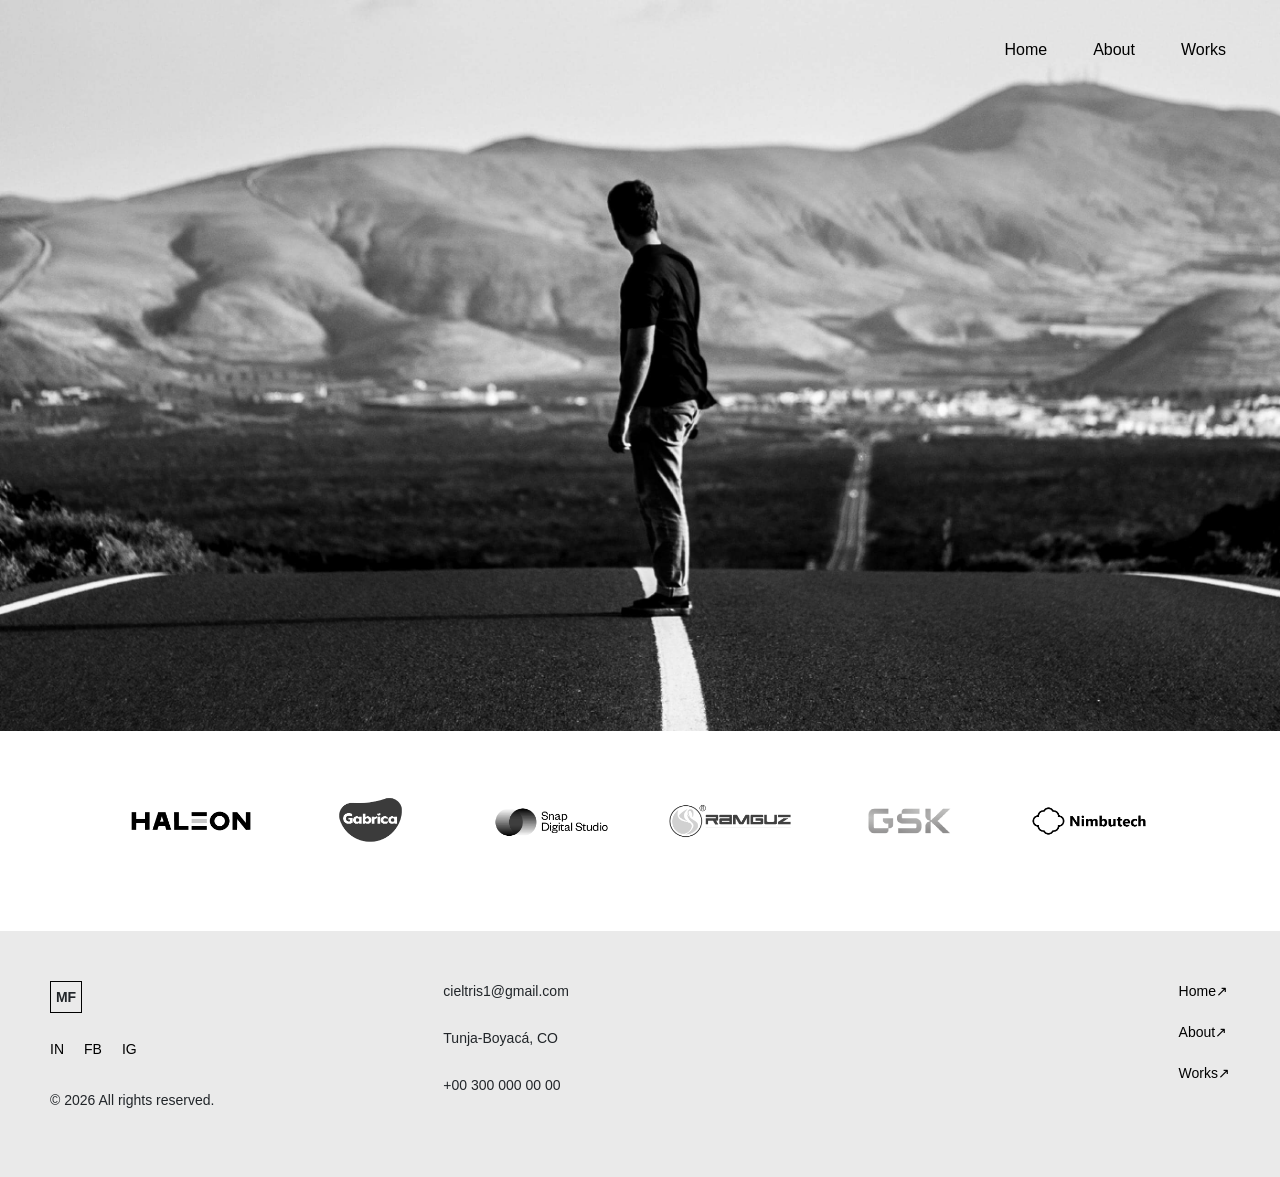
<file: index.html>
<!DOCTYPE html>
<html lang="en">
<head>
    <meta charset="UTF-8">
    <meta name="viewport" content="width=device-width, initial-scale=1.0">
     <!-- link bt-->
    <link href="https://cdn.jsdelivr.net/npm/bootstrap@5.3.8/dist/css/bootstrap.min.css" rel="stylesheet" integrity="sha384-sRIl4kxILFvY47J16cr9ZwB07vP4J8+LH7qKQnuqkuIAvNWLzeN8tE5YBujZqJLB" crossorigin="anonymous">
    
    <!-- link de mi css -->
     <link rel="stylesheet" href="CSS/main.css">


    <title>Portafolio de diseño gráfico y desarrollo web | maria fernanda</title>
    <meta name="description" content="Portafolio de maria fernanda, diseñadora gráfica y estudiante de desarrollo web. ">
</head>


<body>
     <!-- etiqueta para el banner principal -->
    <header>
   <!-- etiqueta para el menu de navegacion  -->
         <nav class="navbar navbar-dark bg-dark navbar-expand-lg">
         <div class="container-fluid">
              <button class="navbar-toggler" type="button" data-bs-toggle="offcanvas" data-bs-target="#offcanvasDarkNavbar" aria-controls="offcanvasDarkNavbar" aria-label="Toggle navigation">
                <span class="navbar-toggler-icon"></span>
              </button>
         <div class="offcanvas offcanvas-end text-bg-dark" tabindex="-1" id="offcanvasDarkNavbar" aria-labelledby="offcanvasDarkNavbarLabel">
                <div class="offcanvas-header">
                  <button type="button" class="btn-close btn-close-white" data-bs-dismiss="offcanvas" aria-label="Close"></button>
                </div>
           <div class="offcanvas-body">
              <ul class="navbar-nav justify-content-end flex-grow-1 pe-3">
                <li class="nav-item">
                    <a class="nav-link active" aria-current="page" href="index.html">Home</a>
                </li>
                <li class="nav-item">
                 <a class="nav-link" href="pages/about.html">About</a>
                </li>
                <li class="nav-item">
                 <a class="nav-link" href="pages/works.html">Works</a>
                </li>
           </div>
        </div>
        </div>
        </nav>

          <!-- etiqueta para el banner principal -->
          <img class="banner-img" src="img/banner-home-diseno-creativo.jpg" alt="Persona caminando en paisaje creativo representando proceso de diseño">
          
    </header>  

    <!-- etiqueta para el contenido principal  -->
    <main>
        <section class="logos">
            <ul class="logos-list">
               <li><img src="img/logo-haleon-marca.png" alt="Logo de Haleon empresa de salud"></li>
               <li><img src="img/logo-gabrica-empresa.png" alt="Logo de Gabrica empresa veterinaria"></li>
               <li><img src="img/logo-snap-digital-studio.png" alt="Logo de Snap Digital Studio estudio creativo"></li>
               <li><img src="img/logo-ramguz-marca.png" alt="Logo de Ramguz marca corporativa"></li>
               <li><img src="img/logo-gsk-empresa.png" alt="Logo de GSK empresa farmacéutica"></li> 
               <li><img src="img/logo-nimbutech-tecnologia.png" alt="Logo de Nimbutech empresa de tecnología"></li>
          </ul>
     </section>
    </main>

    
    <!-- etiqueta para el pie de pagina -->
     <footer>
          <!-- Columna izquierda: logo + redes -->
           <section class="footer-left">
              <figure class="logo">MF</figure>

              <ul class="social">
                    <li>
                      <a href="https://www.linkedin.com/in/cieltris/">IN <!-- LinkedIn  -->
                      </a>
                  </li>
                  <li>
                       <a href="https://www.facebook.com/cieltris/">FB <!-- Facebook  -->
                       </a>
                  </li>
                    <li>
                        <a href="https://www.instagram.com/cieltris/">IG   <!-- Instagram -->
                         </a>
                   </li>
               </ul>

                <p class="copyright">
                    © 2026 All rights reserved.
               </p>
          </section>

       <!-- Columna central: contacto -->
      <section class="footer-center">
           <p>cieltris1@gmail.com</p>
            <p>Tunja-Boyacá, CO</p>
            <p>+00 300 000 00 00</p>
      </section>

      <!-- Columna derecha: navegación como menú principal-->
        <nav class="footer-right">
            <ul>
               <li>
                 <a href="index.html">Home↗
                 </a>
              </li>
              <li>
                  <a href="pages/about.html">About↗
                  </a>
              </li>
              <li>
                   <a href="pages/works.html">Works↗
                  </a>
              </li>
           </ul>
        </nav>

     </footer>


<!-- link bt Javascript-->
<script src="https://cdn.jsdelivr.net/npm/bootstrap@5.3.8/dist/js/bootstrap.min.js" integrity="sha384-G/EV+4j2dNv+tEPo3++6LCgdCROaejBqfUeNjuKAiuXbjrxilcCdDz6ZAVfHWe1Y" crossorigin="anonymous"></script>

</body>
</html>
</file>
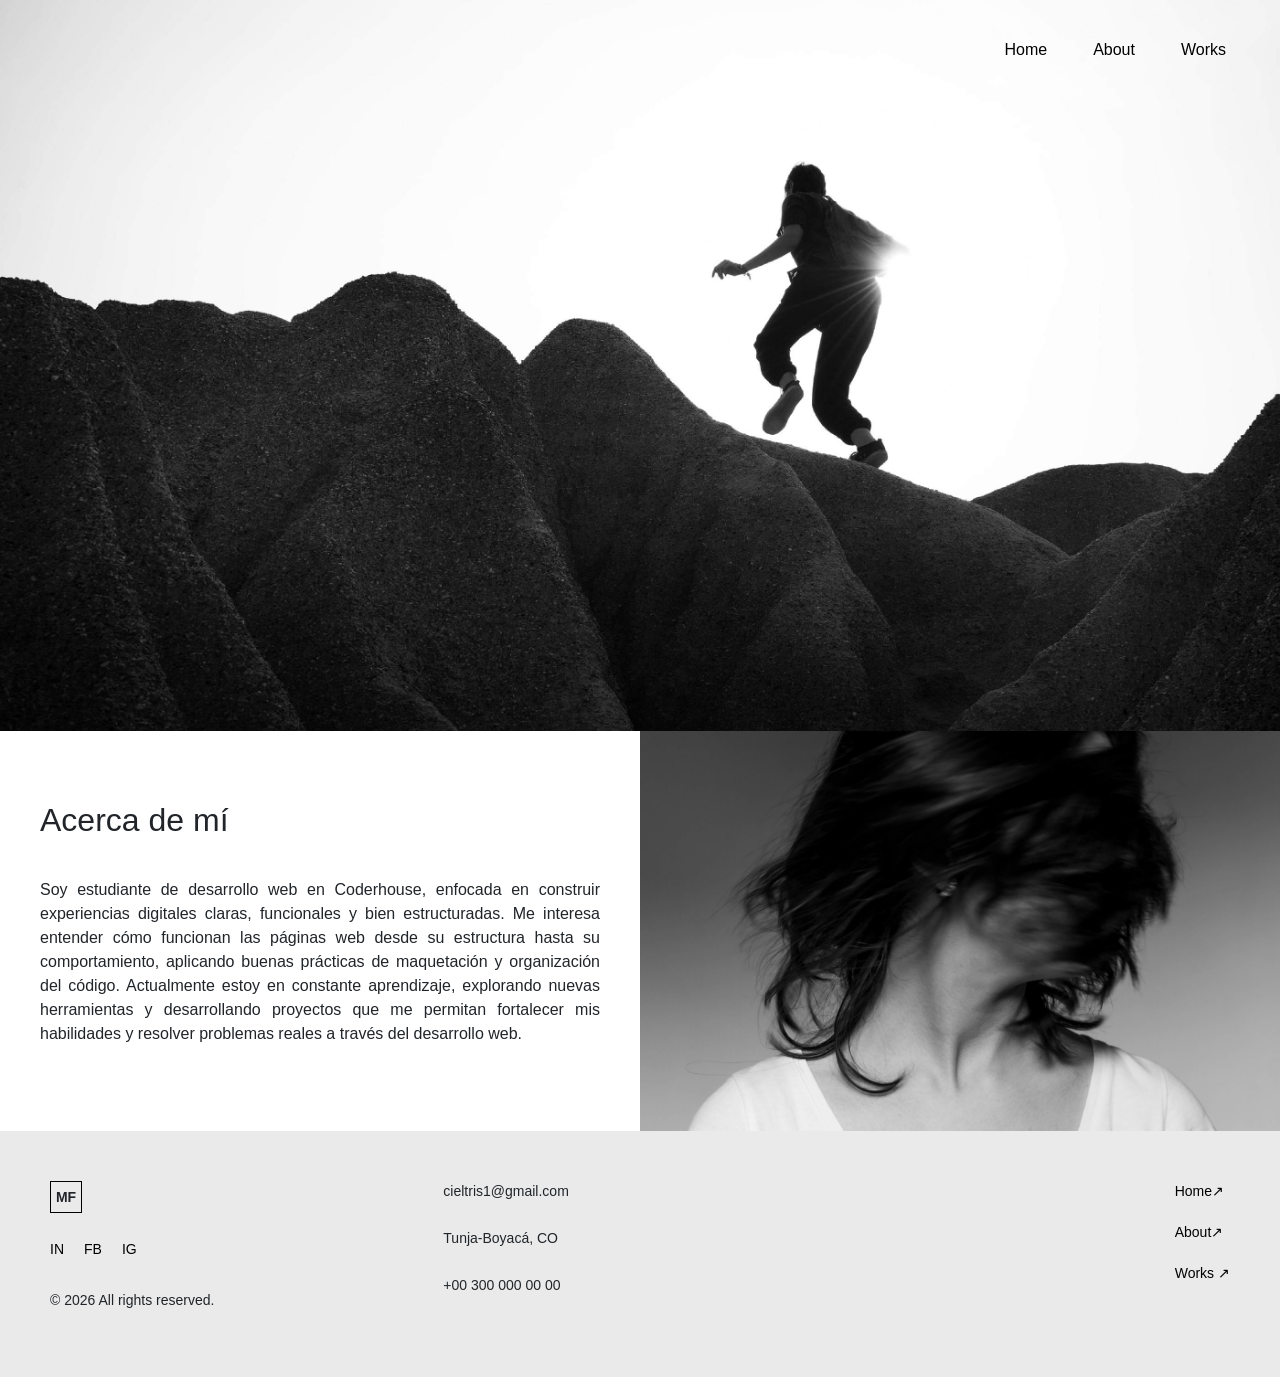
<file: pages/about.html>
<!DOCTYPE html>
<html lang="en">
<head>
    <meta charset="UTF-8">
    <meta name="viewport" content="width=device-width, initial-scale=1.0">
      <!-- link bt-->
    <link href="https://cdn.jsdelivr.net/npm/bootstrap@5.3.8/dist/css/bootstrap.min.css" rel="stylesheet" integrity="sha384-sRIl4kxILFvY47J16cr9ZwB07vP4J8+LH7qKQnuqkuIAvNWLzeN8tE5YBujZqJLB" crossorigin="anonymous">
    
    <!-- link de mi css -->
     <link rel="stylesheet" href="../CSS/main.css">

    <title>Sobre mí | Diseñadora gráfica y estudiante de desarrollo web</title>
    <meta name="description" content="Diseñadora grafica y estudiante de desarrollo web en Colombia. Interesada en crear interfaces claras, funcionales y bien estructuradas, integrando diseño y código.">
</head>
<body>
      
    <header>
          <!-- etiqueta para el menu de navegacion  -->
         <nav class="navbar navbar-dark bg-dark navbar-expand-lg">
         <div class="container-fluid">
              <button class="navbar-toggler" type="button" data-bs-toggle="offcanvas" data-bs-target="#offcanvasDarkNavbar" aria-controls="offcanvasDarkNavbar" aria-label="Toggle navigation">
                <span class="navbar-toggler-icon"></span>
              </button>
         <div class="offcanvas offcanvas-end text-bg-dark" tabindex="-1" id="offcanvasDarkNavbar" aria-labelledby="offcanvasDarkNavbarLabel">
                <div class="offcanvas-header">
                  <button type="button" class="btn-close btn-close-white" data-bs-dismiss="offcanvas" aria-label="Close"></button>
                </div>
           <div class="offcanvas-body">
              <ul class="navbar-nav justify-content-end flex-grow-1 pe-3">
                <li class="nav-item">
                    <a class="nav-link active" aria-current="page" href="../index.html">Home</a>
                </li>
                <li class="nav-item">
                 <a class="nav-link" href="../pages/about.html">About</a>
                </li>
                <li class="nav-item">
                 <a class="nav-link" href="../pages/works.html">Works</a>
                </li>
           </div>
        </div>
        </div>
        </nav>

          <!-- etiqueta para el banner principal -->
        <img class="banner-img" src="../img/banner-about-perfil-disenadora.jpg" alt="Diseñadora caminando en paisaje creativo representando exploración visual y diseño" >
    </header>  

   <main class ="page-about">
      <section class="two-columns">
         <article class="text-about">
           <h2>Acerca de mí</h2>
                    <p class="animate__animated animate__fadeIn" > <!-- animacion texto -->
                 Soy estudiante de desarrollo web en Coderhouse, enfocada en construir experiencias digitales claras, funcionales y bien estructuradas.
                 Me interesa entender cómo funcionan las páginas web desde su estructura hasta su comportamiento, aplicando buenas prácticas de maquetación y organización del código.
                 Actualmente estoy en constante aprendizaje, explorando nuevas herramientas y desarrollando proyectos que me permitan fortalecer mis habilidades y resolver problemas reales a través del desarrollo web.
                   </p>
         </article>
            <!-- etiqueta para las img -->
            <img class="foto1" src="../img/maria-fernanda-disenadora-grafica.jpg" alt="retrato de maria fernanda diseñadora gráfica" > 
       </section>
    </main>

    <!-- etiqueta para el pie de pagina -->
      <footer>
          <!-- Columna izquierda: logo + redes -->
           <section class="footer-left">
              <figure class="logo">MF</figure>

              <ul class="social">
                    <li>
                      <a href="https://www.linkedin.com/in/cieltris/">IN <!-- LinkedIn  -->
                      </a>
                  </li>
                  <li>
                       <a href="https://www.facebook.com/cieltris/">FB <!-- Facebook  -->
                       </a>
                  </li>
                    <li>
                        <a href="https://www.instagram.com/cieltris/">IG   <!-- Instagram -->
                         </a>
                   </li>
               </ul>

                <p class="copyright">
                    © 2026 All rights reserved.
               </p>
          </section>

       <!-- Columna central: contacto -->
      <section class="footer-center">
           <p>cieltris1@gmail.com</p>
            <p>Tunja-Boyacá, CO</p>
            <p>+00 300 000 00 00</p>
      </section>

      <!-- Columna derecha: navegación como menú principal-->
        <nav class="footer-right">
            <ul>
               <li>
                 <a href="../index.html">Home↗
                 </a>
              </li>
              <li>
                  <a href="../pages/about.html">About↗
                  </a>
              </li>
              <li>
                   <a href="../pages/works.html">Works ↗
                  </a>
              </li>
           </ul>
        </nav>

     </footer>

<!-- link bt Javascript-->
<script src="https://cdn.jsdelivr.net/npm/bootstrap@5.3.8/dist/js/bootstrap.min.js" integrity="sha384-G/EV+4j2dNv+tEPo3++6LCgdCROaejBqfUeNjuKAiuXbjrxilcCdDz6ZAVfHWe1Y" crossorigin="anonymous"></script>

<!-- link animaciones Animate.css -->
<head>
  <link
    rel="stylesheet"
    href="https://cdnjs.cloudflare.com/ajax/libs/animate.css/4.1.1/animate.min.css"
  />
</head>


</body>
</html>
</file>
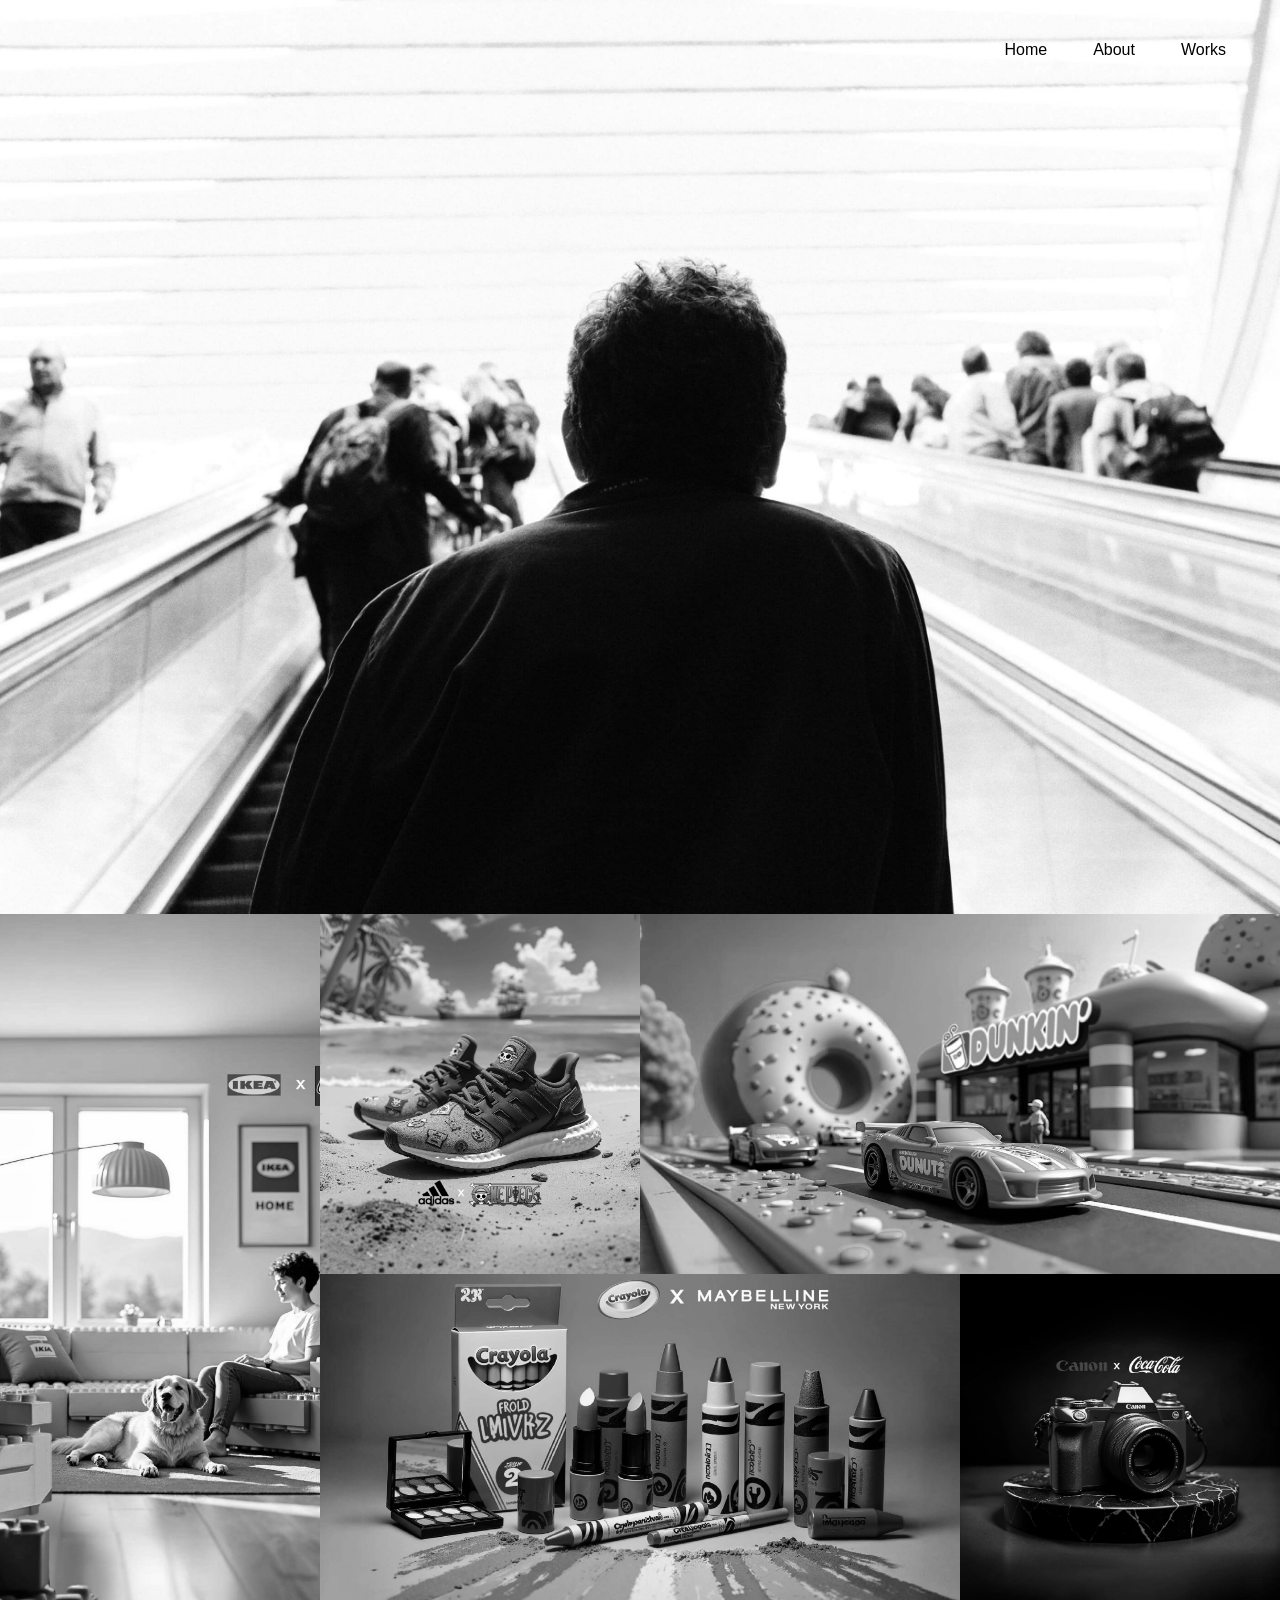
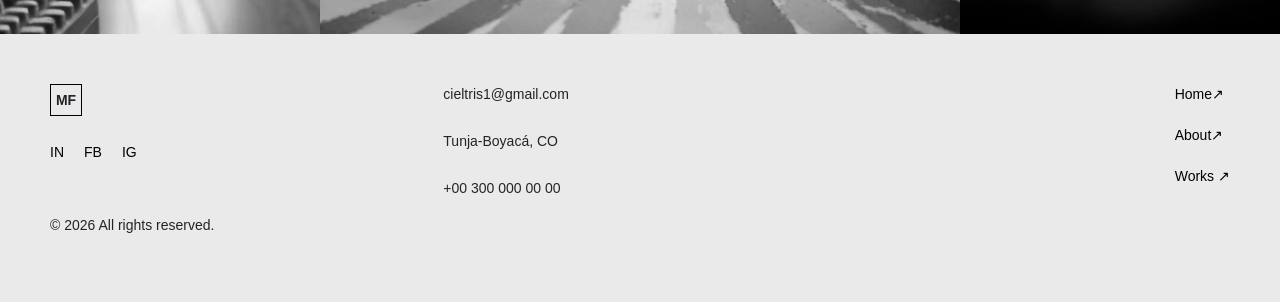
<file: pages/works.html>
<!DOCTYPE html>
<html lang="en">
<head>
    <meta charset="UTF-8">
    <meta name="viewport" content="width=device-width, initial-scale=1.0">
     <!-- link bt CSS-->
    <link href="https://cdn.jsdelivr.net/npm/bootstrap@5.3.8/dist/css/bootstrap.min.css" rel="stylesheet" integrity="sha384-sRIl4kxILFvY47J16cr9ZwB07vP4J8+LH7qKQnuqkuIAvNWLzeN8tE5YBujZqJLB" crossorigin="anonymous">


    <!-- link de mi css -->
     <link rel="stylesheet" href="../CSS/main.css">

    <title>Portafolio de proyectos creativos</title>
    <meta name="description" content="Proyectos de diseño publicitario y colaboraciones conceptuales con marcas como Adidas, IKEA y Coca-Cola. Enfoque en concepto visual, dirección de arte e interfaces digitales.">
</head>
<body>
     
    <header>
      <!-- etiqueta para el menu de navegacion  -->
        <nav class="navbar navbar-dark bg-dark navbar-expand-lg">
        <div class="container-fluid">
              <button class="navbar-toggler" type="button" data-bs-toggle="offcanvas" data-bs-target="#offcanvasDarkNavbar" aria-controls="offcanvasDarkNavbar" aria-label="Toggle navigation">
                <span class="navbar-toggler-icon"></span>
              </button>
        <div class="offcanvas offcanvas-end text-bg-dark" tabindex="-1" id="offcanvasDarkNavbar" aria-labelledby="offcanvasDarkNavbarLabel">
                <div class="offcanvas-header">
                  <button type="button" class="btn-close btn-close-white" data-bs-dismiss="offcanvas" aria-label="Close"></button>
                </div>
           <div class="offcanvas-body">
              <ul class="navbar-nav justify-content-end flex-grow-1 pe-3">
                <li class="nav-item">
                    <a class="nav-link active" aria-current="page" href="../index.html">Home</a>
                </li>
                <li class="nav-item">
                 <a class="nav-link" href="../pages/about.html">About</a>
                </li>
                <li class="nav-item">
                 <a class="nav-link" href="../pages/works.html">Works</a>
                </li>
           </div>
        </div>
        </div>
        </nav>

          <!-- etiqueta para el banner principal -->
          <img class="banner-img" src="../img/banner-works-portafolio-creativo.jpg" alt="Persona en escalera mecánica en escena minimalista representando portafolio creativo">
    </header> 


    <main class="page-works">
        <div class="img-uno">
            <img src="../img/ikea-lego-sala-diseno-interior.jpg" alt="Diseño de sala estilo IKEA con elementos LEGO en concepto publicitario moderno" class="img-hover">
        </div>
        <div class="img-dos">
            <img src="../img/adidas-one-piece-zapatillas-playa.jpg" alt="Zapatillas Adidas inspiradas en One Piece en escena creativa sobre playa" class="img-hover">
        </div>
        <div class="img-tres">
            <img src="../img/hot-wheels-dunkin-auto-publicitario.jpg" alt="Auto Hot Wheels frente a tienda Dunkin en campaña publicitaria colorida" class="img-hover">
        </div>
        <div class="img-cuatro">
            <img src="../img/crayola-maybelline-maquillaje-publicitario.jpg" alt="Productos de maquillaje inspirados en crayones Crayola con colores vibrantes en composición publicitaria" class="img-hover">
        </div>
        <div class="img-cinco">
            <img src="../img/canon-coca-cola-camara-publicitaria.jpg" alt="Cámara Canon roja en colaboración con Coca Cola en campaña publicitaria" class="img-hover">
        </div>
    </main>
    

    <!-- etiqueta para el pie de pagina -->
     <footer>
          <!-- Columna izquierda: logo + redes -->
           <section class="footer-left">
              <figure class="logo">MF</figure>

              <ul class="social">
                    <li>
                      <a href="https://www.linkedin.com/in/cieltris/">IN <!-- LinkedIn  -->
                      </a>
                  </li>
                  <li>
                       <a href="https://www.facebook.com/cieltris/">FB <!-- Facebook  -->
                       </a>
                  </li>
                    <li>
                        <a href="https://www.instagram.com/cieltris/">IG   <!-- Instagram -->
                         </a>
                   </li>
               </ul>
          </section>

       <!-- Columna central: contacto -->
      <section class="footer-center">
           <p>cieltris1@gmail.com</p>
            <p>Tunja-Boyacá, CO</p>
            <p>+00 300 000 00 00</p>
      </section>

      <!-- Columna derecha: navegación como menú principal-->
        <nav class="footer-right">
            <ul>
               <li>
                 <a href="../index.html">Home↗
                 </a>
              </li>
              <li>
                  <a href="../pages/about.html">About↗
                  </a>
              </li>
              <li>
                   <a href="../pages/works.html">Works ↗
                  </a>
              </li>
           </ul>
        </nav>
        <p class="copyright">
                    © 2026 All rights reserved.
               </p>
     </footer>


 <!-- link bt Javascript-->
<script src="https://cdn.jsdelivr.net/npm/bootstrap@5.3.8/dist/js/bootstrap.min.js" integrity="sha384-G/EV+4j2dNv+tEPo3++6LCgdCROaejBqfUeNjuKAiuXbjrxilcCdDz6ZAVfHWe1Y" crossorigin="anonymous"></script>

</body>
</html>
</file>
<file: CSS/main.css>
/* reset*/
* {
  margin: 0;
  padding: 0;
  box-sizing: border-box;
  font-family: Verdana, Geneva, Tahoma, sans-serif;
}

/* estilos generales body */
body {
  height: 100%;
  display: flex;
  flex-direction: column;
}

a {
  color: black;
  text-decoration: none;
}

/* estilos HOME */
.logos {
  padding: 60px 40px;
}

.logos-list {
  list-style: none;
  display: flex;
  justify-content: center;
  gap: 40px;
  align-items: center;
}
.logos-list img {
  max-height: 60px;
  max-width: auto;
}

/* ESTILOS MOBILE */
/*estilos pagina WORKS*/
.page-works {
  height: 80vh;
  align-content: center;
  display: grid;
  display: grid;
  grid-template-columns: 1fr;
  grid-template-rows: repeat(4, 25%);
}
.page-works div img {
  width: 100%;
  height: 100%;
  object-fit: cover;
}
.page-works .img-dos {
  display: none;
}

.img-hover {
  filter: grayscale(100%);
  transition: filter 0.4s ease-out;
}
.img-hover:hover {
  filter: grayscale(0%);
}

.footer-center {
  padding-top: 20px;
}

/* estilos pagina ABOUT */
.two-columns {
  display: flex;
  flex-direction: column;
  width: 100%;
}

.foto1 {
  max-width: 50%;
  min-width: 100%;
}

.text-about {
  display: flex;
  flex-direction: column;
  justify-content: center;
  gap: 30px;
  padding: 40px;
}

/*estilos header*/
header {
  background-color: #eaeaea;
  width: 100%;
  display: grid;
}
header nav ul {
  display: flex;
  list-style: none;
  gap: 30px;
  position: absolute;
  top: 30px;
  right: 30px;
}
header .nav-link {
  text-decoration: none;
  transition: color 0.3s ease, transform 0.2s ease;
}
header .nav-link:hover {
  color: red !important;
  font-weight: bold;
  transform: translateY(-2px);
}

.banner-img {
  width: 100%;
}

/*estilos footer*/
footer {
  padding: 50px;
  background-color: #eaeaea;
  font-size: 14px;
}

.footer-left,
.footer-center,
.footer-right {
  display: flex;
  flex-direction: column;
  gap: 10px;
}

.logo {
  border: 1px solid black;
  width: 32px;
  height: 32px;
  font-weight: bold;
  display: flex;
  align-items: center;
  justify-content: center;
}

.footer-left .social {
  list-style: none;
  display: flex;
  gap: 20px;
  padding: 0;
  margin: 0;
}
.footer-left a {
  transition: color 0.3s ease, transform 0.2s ease;
}
.footer-left a:hover {
  color: #4a90e2;
  letter-spacing: 1px;
}

.footer-right a {
  text-decoration: none;
  transition: color 0.3s ease, transform 0.2s ease;
}
.footer-right a:hover {
  color: gray;
  letter-spacing: 1px;
}

ul {
  list-style: none;
  padding: 0;
  margin: 0;
}

li {
  margin-bottom: 20px;
}

/*estilos para tablet*/
@media screen and (min-width: 480px) {
  .page-works {
    display: grid;
    grid-template-columns: repeat(2, 1fr);
    grid-template-rows: repeat(3, 33.33%);
  }
  .page-works .img-cuatro,
  .page-works .img-cinco {
    grid-column: span 2;
  }
  .page-about .two-columns {
    display: grid;
    grid-template-columns: repeat(2, 1fr);
    grid-template-rows: auto;
  }
  .page-about .foto1 {
    width: 100%;
    height: 100%;
    object-fit: cover;
    display: block;
  }
  footer {
    display: grid;
    grid-template-columns: repeat(3, 1fr);
    grid-template-rows: auto;
  }
  .footer-center {
    padding-top: 0;
  }
  .footer-right {
    align-items: flex-end;
  }
  .footer-right ul {
    justify-content: flex-end;
  }
}
/*estilos para desktop*/
@media screen and (min-width: 1024px) {
  .navbar {
    position: static;
    padding: 0;
  }
  .navbar .nav-link {
    color: black !important;
  }
  .page-works {
    display: grid;
    grid-template-columns: repeat(4, 1fr);
    grid-template-rows: repeat(2, 50%);
  }
  .page-works .img-uno {
    grid-row: span 2;
  }
  .page-works .img-tres {
    grid-column: span 2;
  }
  .page-works .img-cinco {
    grid-column: span 1;
  }
  .page-works .img-dos,
  .page-works .img-cuatro {
    display: block;
  }
  .page-about .two-columns {
    display: grid;
    grid-template-columns: repeat(2, 1fr);
    grid-template-rows: auto;
    align-items: center;
    text-align: justify;
  }
  .page-about .foto1 {
    width: 80%;
    max-height: 400px;
    object-fit: cover;
    justify-self: center;
    object-position: bottom;
  }
  footer {
    display: grid;
    grid-template-columns: repeat(3, 1fr);
  }
  .footer-right {
    align-items: flex-end;
  }
}

/*# sourceMappingURL=main.css.map */
</file>
